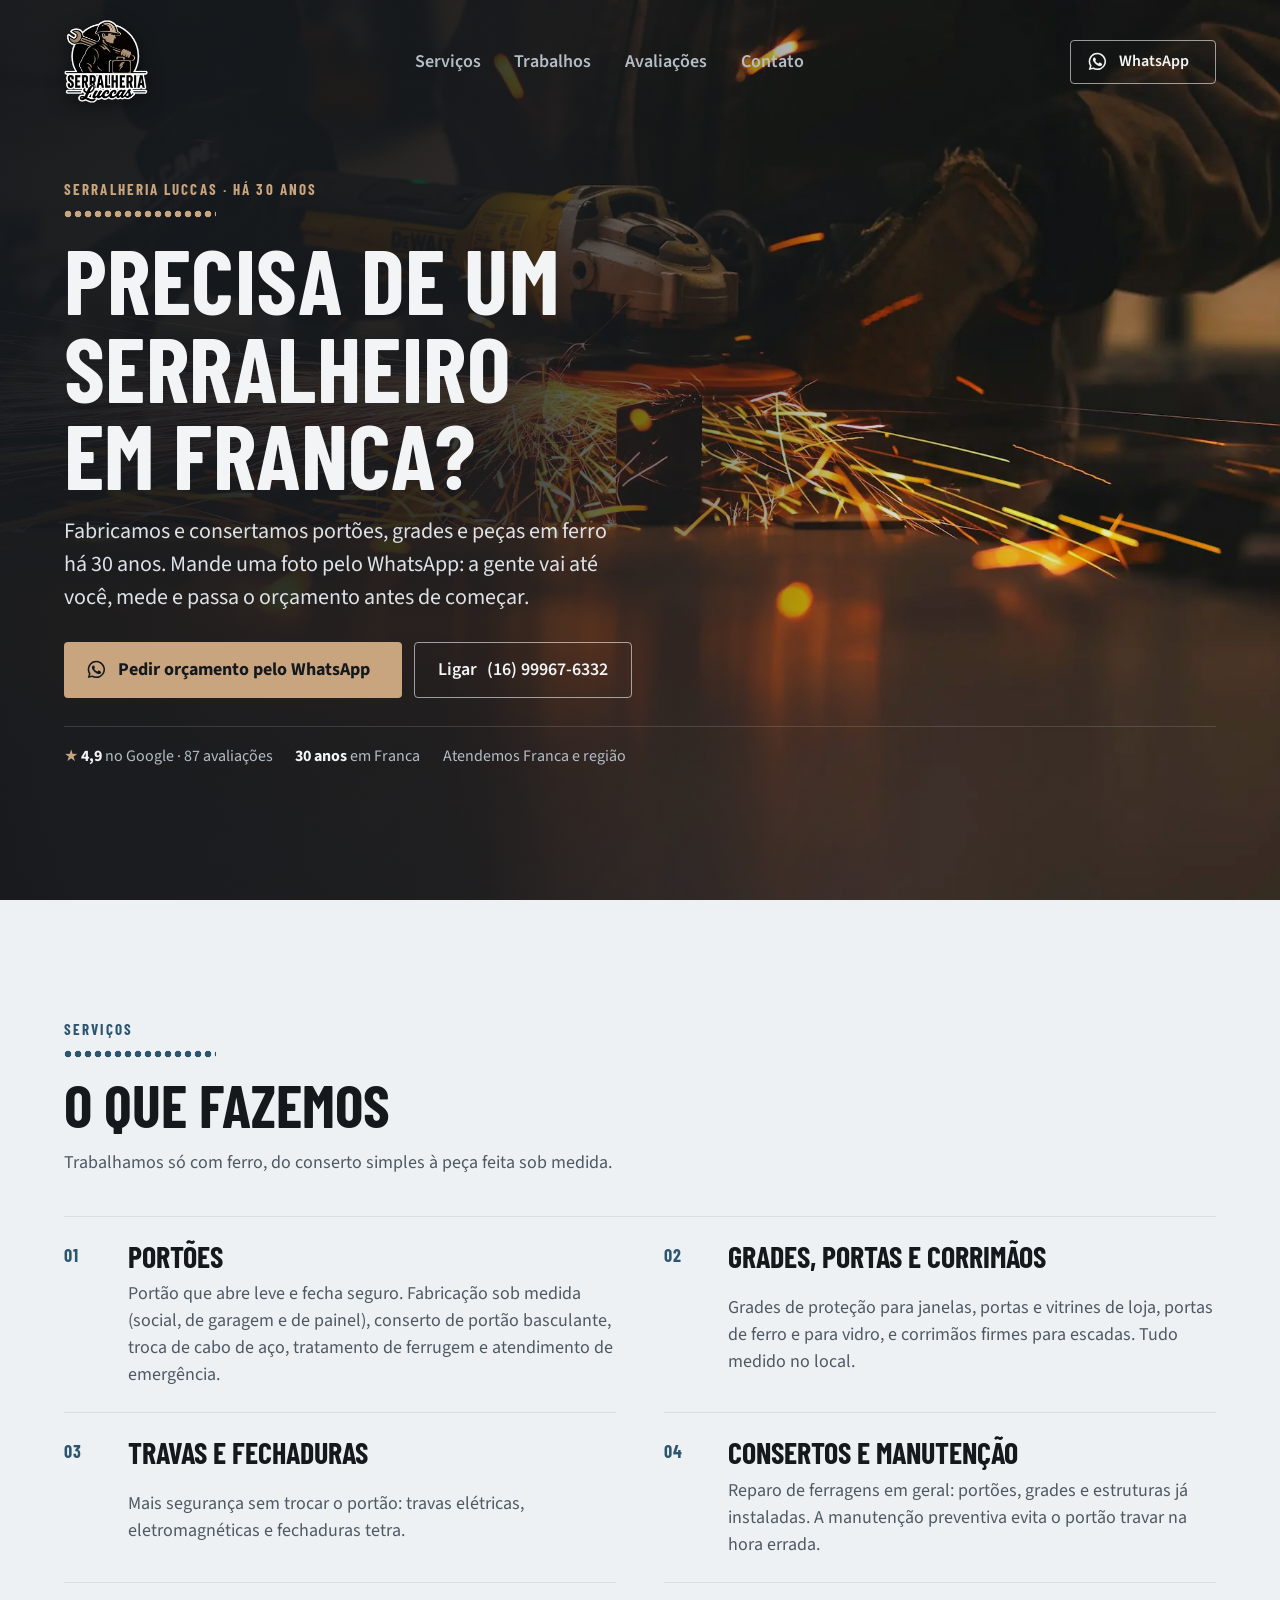
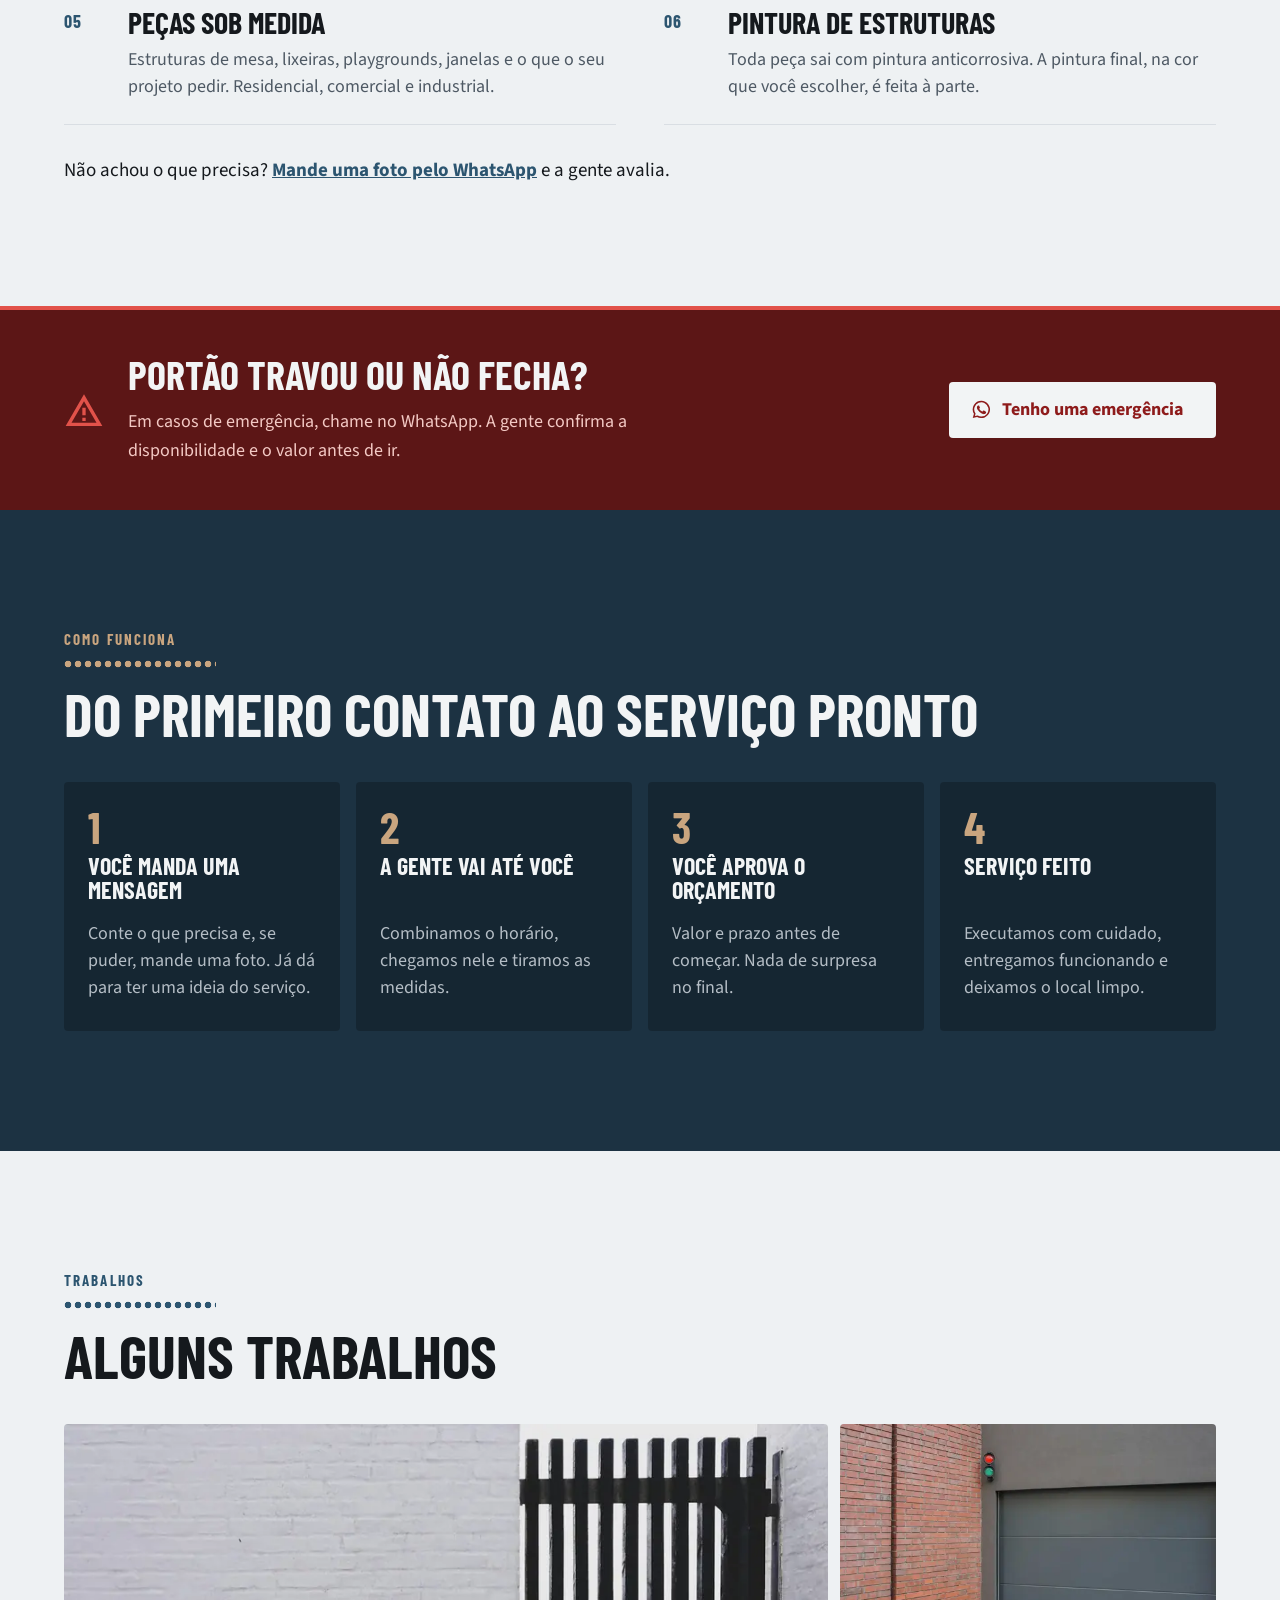
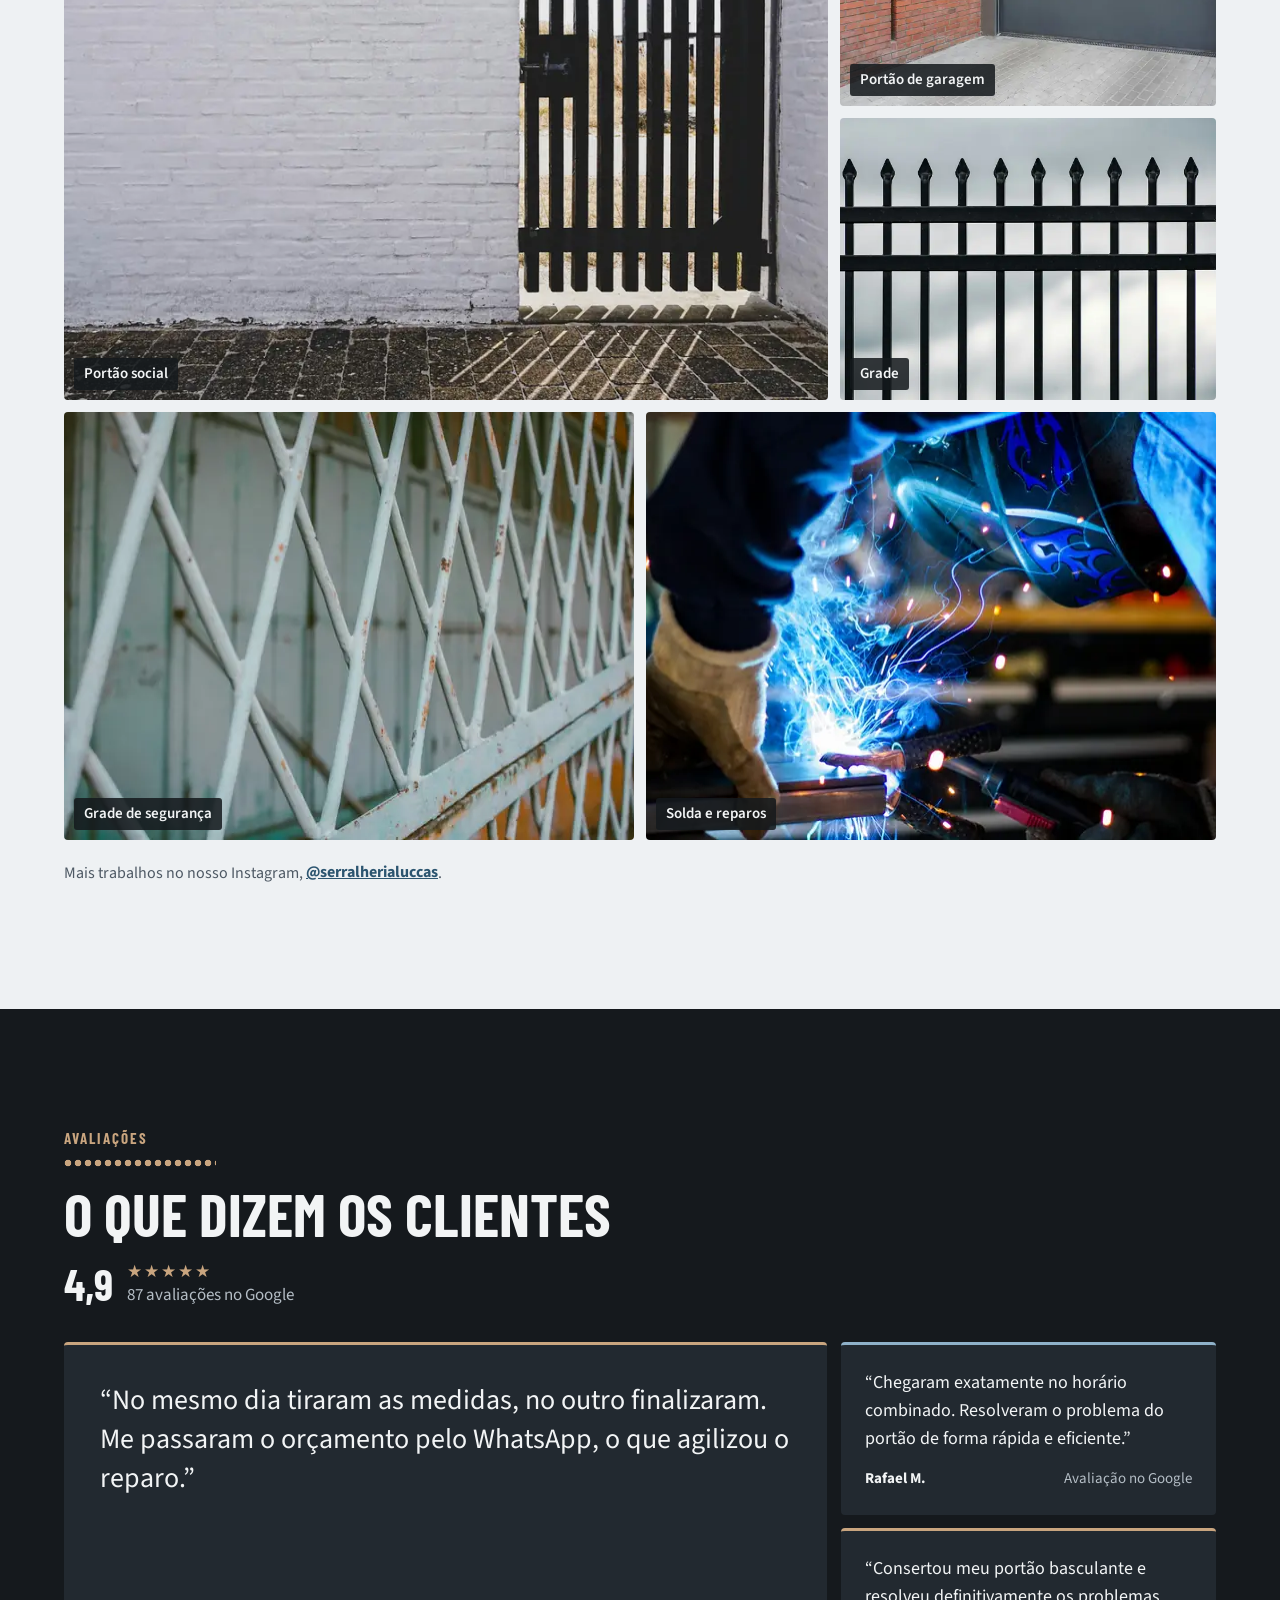
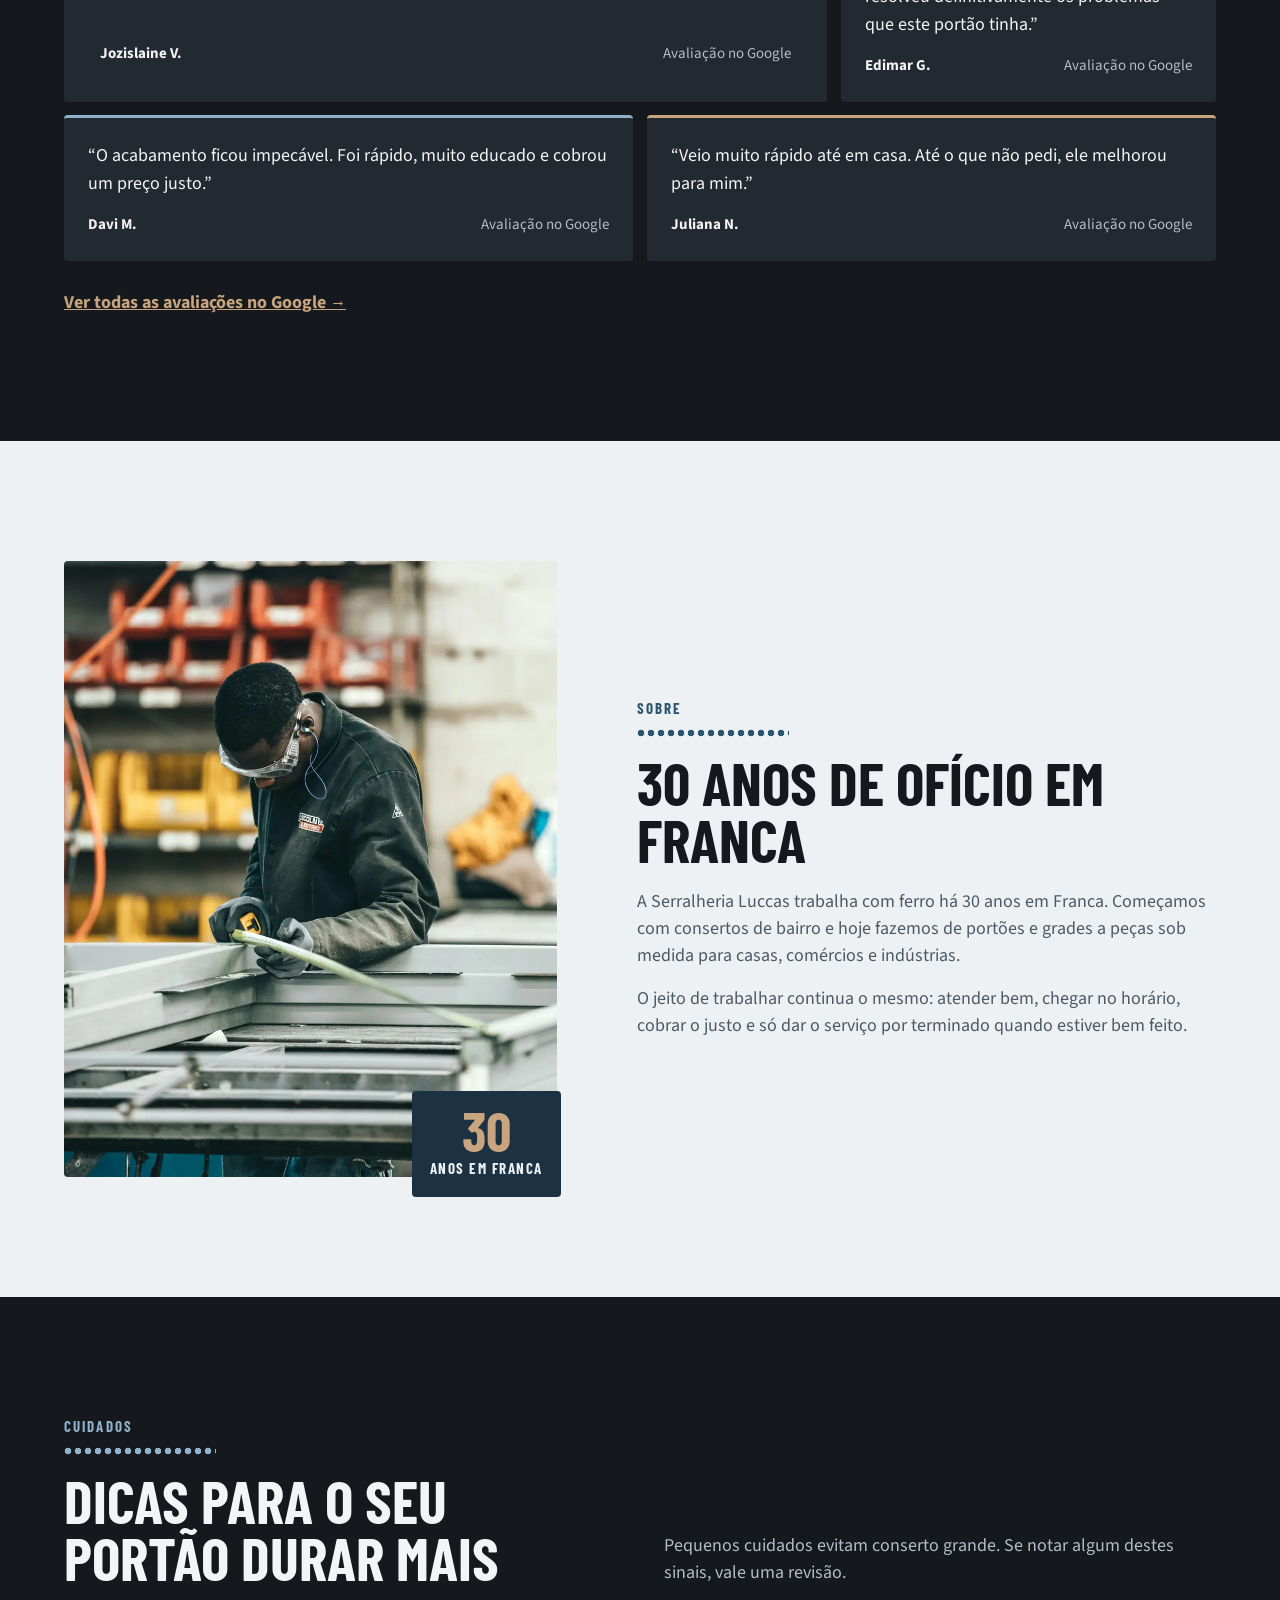
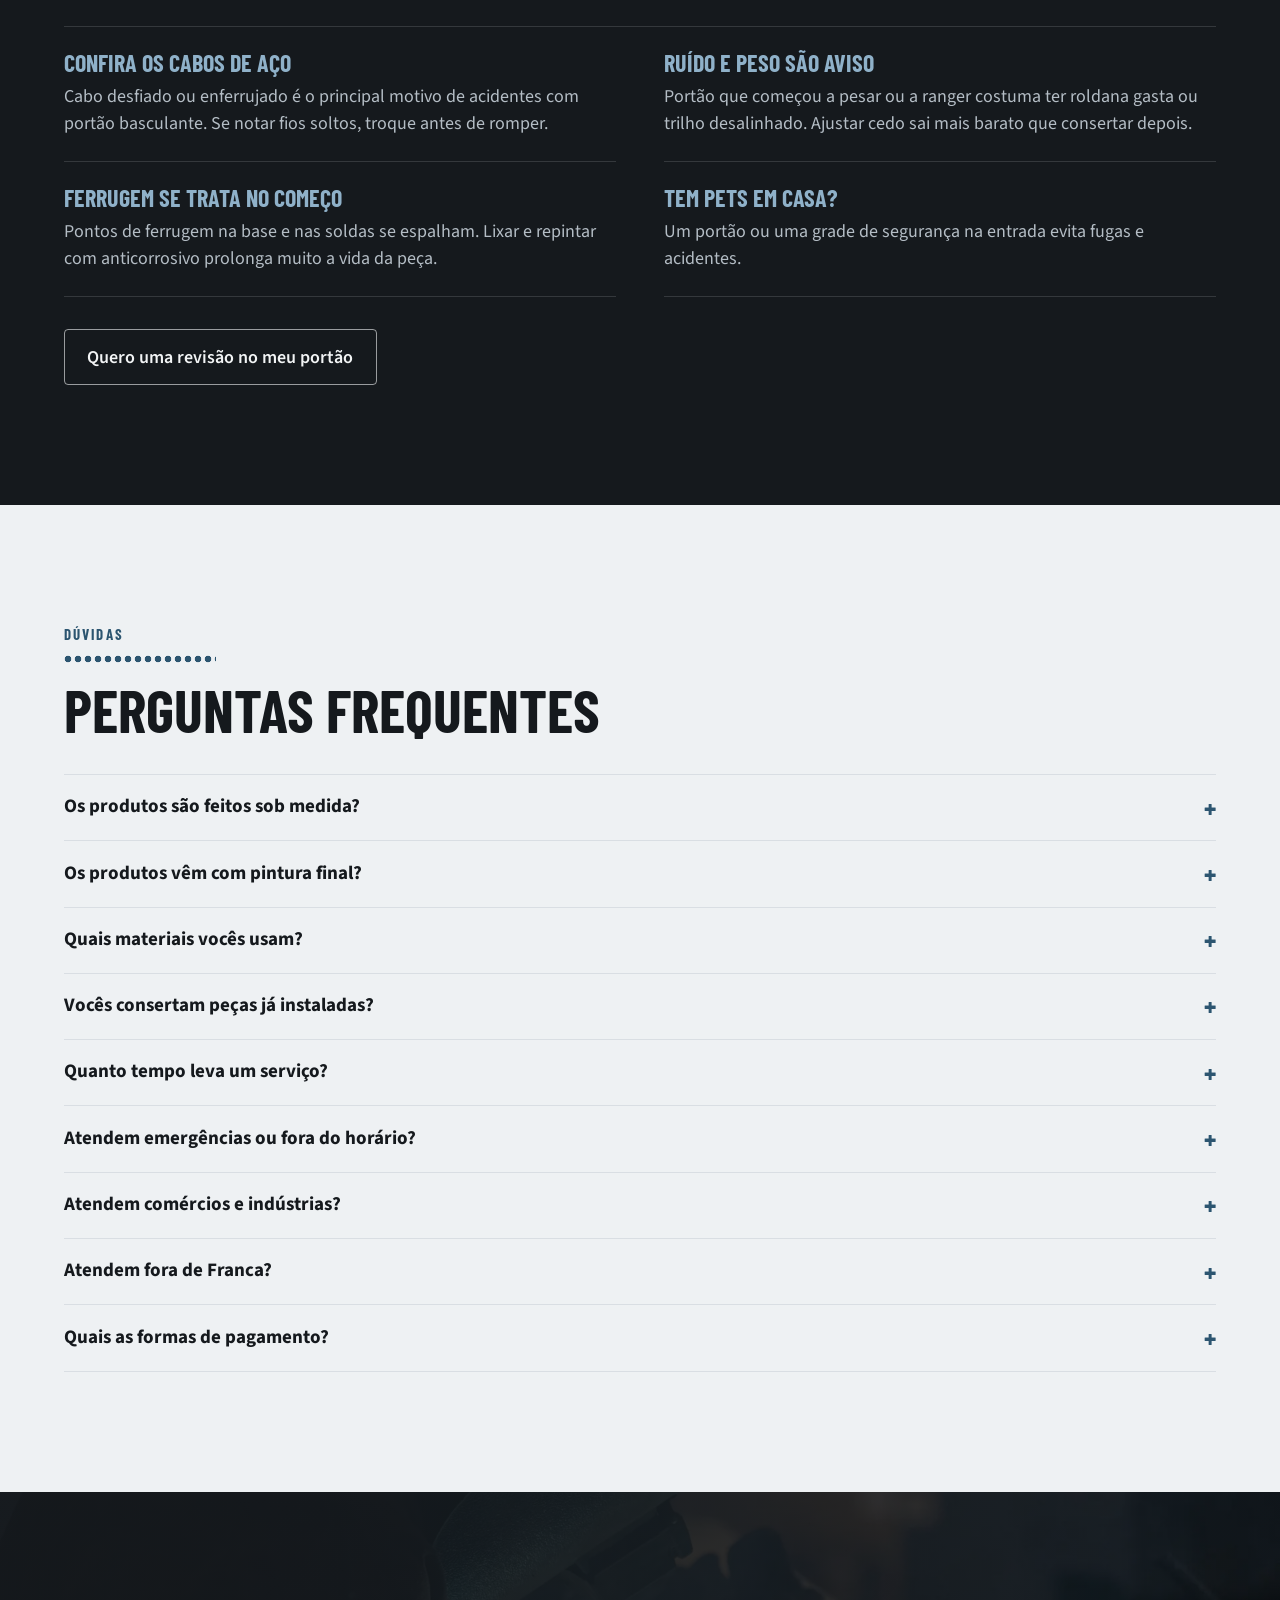
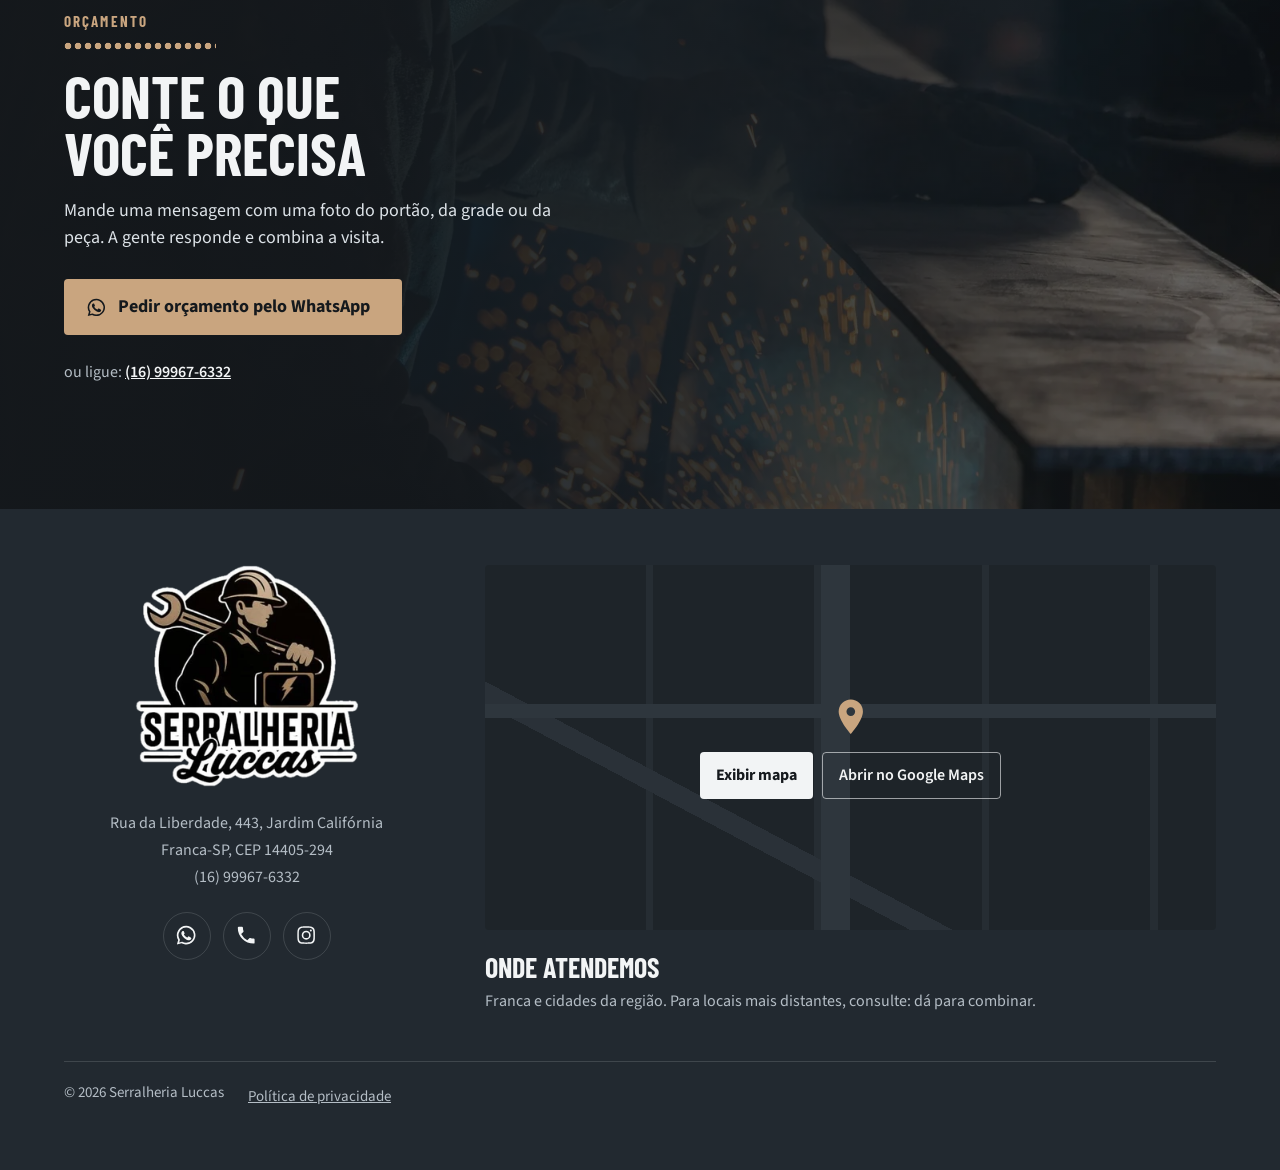
<file: public/index.html>
<!doctype html>
<html lang="pt-BR">
<head>
  <meta charset="utf-8">
  <meta name="viewport" content="width=device-width, initial-scale=1">
  <!-- ✏️ EDITÁVEL: título da aba (até 60 caracteres) -->
  <title>Serralheria em Franca-SP | Serralheria Luccas</title>
  <!-- ✏️ FIM -->
  <!-- ✏️ EDITÁVEL: descrição no Google (até 155 caracteres) -->
  <meta name="description" content="Portões, grades, travas e consertos em ferro sob medida. 30 anos em Franca-SP, nota 4,9 no Google. Peça seu orçamento pelo WhatsApp.">
  <!-- ✏️ FIM -->
  <!-- DEMONSTRAÇÃO: remover o noindex e trocar o endereço do canonical, og:url, og:image e dados estruturados
       para https://serralherialuccas.com/ quando o cliente aprovar (ver docs/guia-de-edicao.md) -->
  <meta name="robots" content="noindex, nofollow">
  <link rel="canonical" href="https://lp-serralherialuccas.pages.dev/">
  <meta name="theme-color" content="#15191D">

  <!-- Prévia ao compartilhar (WhatsApp, Facebook etc.) -->
  <meta property="og:type" content="website">
  <meta property="og:locale" content="pt_BR">
  <meta property="og:site_name" content="Serralheria Luccas">
  <meta property="og:title" content="Serralheria Luccas | Serralheria em Franca-SP">
  <meta property="og:description" content="Portões, grades e consertos em ferro sob medida. 30 anos em Franca, nota 4,9 no Google.">
  <meta property="og:url" content="https://lp-serralherialuccas.pages.dev/">
  <meta property="og:image" content="https://lp-serralherialuccas.pages.dev/assets/img/og-serralheria-luccas.jpg">
  <meta property="og:image:width" content="1200">
  <meta property="og:image:height" content="630">
  <meta name="twitter:card" content="summary_large_image">

  <link rel="icon" href="assets/img/favicon-32.png" sizes="32x32" type="image/png">
  <link rel="icon" href="assets/img/favicon-48.png" sizes="48x48" type="image/png">
  <link rel="apple-touch-icon" href="assets/img/favicon-180.png">
  <link rel="preload" href="assets/fonts/barlow-condensed-700.woff2" as="font" type="font/woff2" crossorigin>
  <link rel="preload" href="assets/fonts/source-sans-3-400.woff2" as="font" type="font/woff2" crossorigin>
  <link rel="stylesheet" href="css/reset.css">
  <link rel="stylesheet" href="css/variables.css">
  <link rel="stylesheet" href="css/style.css">
  <script>document.documentElement.classList.add("js")</script>

  <!-- Dados estruturados: ajudam o Google a entender o negócio local -->
  <script type="application/ld+json">
  {
    "@context": "https://schema.org",
    "@type": "HomeAndConstructionBusiness",
    "name": "Serralheria Luccas",
    "description": "Serralheria em Franca-SP: fabricação e conserto de portões, grades, corrimãos, travas e peças em ferro sob medida.",
    "url": "https://lp-serralherialuccas.pages.dev/",
    "telephone": "+55-16-99967-6332",
    "image": "https://lp-serralherialuccas.pages.dev/assets/img/og-serralheria-luccas.jpg",
    "logo": "https://lp-serralherialuccas.pages.dev/assets/img/logo-serralheria-luccas-280.webp",
    "address": {
      "@type": "PostalAddress",
      "streetAddress": "Rua da Liberdade, 443 - Jardim Califórnia",
      "addressLocality": "Franca",
      "addressRegion": "SP",
      "postalCode": "14405-294",
      "addressCountry": "BR"
    },
    "geo": { "@type": "GeoCoordinates", "latitude": -20.537776, "longitude": -47.4203968 },
    "areaServed": "Franca e região",
    "hasMap": "https://maps.google.com/?cid=4253106511975867823",
    "sameAs": ["https://www.instagram.com/serralherialuccas/"],
    "paymentAccepted": "Dinheiro, cartão de crédito, cartão de débito, transferência bancária, Pix"
  }
  </script>
</head>
<body>
  <a class="pular" href="#conteudo">Pular para o conteúdo</a>

  <!-- Ícone do WhatsApp reaproveitado em todos os botões -->
  <svg width="0" height="0" style="position:absolute" aria-hidden="true">
    <symbol id="i-whats" viewBox="0 0 24 24"><path fill="currentColor" d="M12 2a10 10 0 0 0-8.6 15.1L2 22l5-1.3A10 10 0 1 0 12 2Zm0 18.2a8.2 8.2 0 0 1-4.2-1.1l-.3-.2-3 .8.8-2.9-.2-.3A8.2 8.2 0 1 1 12 20.2Zm4.5-6.1c-.2-.1-1.5-.7-1.7-.8-.2-.1-.4-.1-.6.1l-.8 1c-.1.2-.3.2-.5.1a6.7 6.7 0 0 1-3.3-2.9c-.3-.4.2-.4.7-1.4.1-.2 0-.3 0-.4l-.8-1.8c-.2-.5-.4-.4-.6-.4h-.5a1 1 0 0 0-.7.3 3 3 0 0 0-.9 2.2 5.2 5.2 0 0 0 1.1 2.7 11.8 11.8 0 0 0 4.5 4c1.7.7 2.3.8 3.2.6.5-.1 1.5-.6 1.7-1.2.2-.6.2-1.1.1-1.2l-.4-.2Z"/></symbol>
  </svg>

  <header class="topo">
    <div class="container">
      <a class="logo" href="#conteudo">
        <img src="assets/img/logo-serralheria-luccas-160.webp" width="160" height="159" alt="Serralheria Luccas" decoding="async">
      </a>
      <button class="menu-botao" type="button" aria-expanded="false" aria-controls="menu">
        <svg viewBox="0 0 24 24" aria-hidden="true"><path fill="none" stroke="currentColor" stroke-width="2" stroke-linecap="round" d="M4 7h16M4 12h16M4 17h16"/></svg>
        Menu
      </button>
      <nav id="menu" class="menu" aria-label="Principal">
        <ul>
          <li><a href="#servicos">Serviços</a></li>
          <li><a href="#trabalhos">Trabalhos</a></li>
          <li><a href="#avaliacoes">Avaliações</a></li>
          <li><a href="#contato">Contato</a></li>
        </ul>
      </nav>
      <a class="btn btn-contorno topo-whats" data-whats data-local="topo" href="https://wa.me/5516999676332" target="_blank" rel="noopener">
        <svg aria-hidden="true"><use href="#i-whats"/></svg>WhatsApp<span class="visually-hidden"> (abre em nova aba)</span>
      </a>
    </div>
  </header>

  <main id="conteudo">

    <!-- ================= 1. PRIMEIRA DOBRA ================= -->
    <section class="hero" aria-labelledby="titulo-principal">
      <img class="hero-foto" src="assets/img/hero-faiscas-960.webp"
           srcset="assets/img/hero-faiscas-960.webp 960w, assets/img/hero-faiscas-1920.webp 1920w"
           sizes="100vw" width="1920" height="1280" alt="" fetchpriority="high">
      <div class="container">
        <!-- ✏️ EDITÁVEL: chapéu, título e subtítulo da primeira tela -->
        <span class="chapeu">Serralheria Luccas · há 30 anos</span>
        <span class="cordao" aria-hidden="true"></span>
        <h1 id="titulo-principal">Precisa de um serralheiro em Franca?</h1>
        <p class="sub">Fabricamos e consertamos portões, grades e peças em ferro há 30 anos. Mande uma foto pelo WhatsApp: a gente vai até você, mede e passa o orçamento antes de começar.</p>
        <!-- ✏️ FIM -->
        <div class="ctas">
          <a class="btn btn-principal" data-whats data-local="hero" href="https://wa.me/5516999676332" target="_blank" rel="noopener">
            <svg aria-hidden="true"><use href="#i-whats"/></svg>Pedir orçamento pelo WhatsApp<span class="visually-hidden"> (abre em nova aba)</span>
          </a>
          <a class="btn btn-contorno" data-tel href="tel:+5516999676332">Ligar <span data-config="contato.celularExibicao">(16) 99967-6332</span></a>
        </div>
        <ul class="prova">
          <li><span class="estrela" aria-hidden="true">★</span> <strong data-config="google.nota">4,9</strong> no Google · <span data-config="google.totalAvaliacoes">87</span> avaliações</li>
          <li><strong>30 anos</strong> em Franca</li>
          <li>Atendemos Franca e região</li>
        </ul>
      </div>
    </section>

    <!-- ================= 2. SERVIÇOS ================= -->
    <section id="servicos" class="secao clara" aria-labelledby="titulo-servicos">
      <div class="container">
        <span class="chapeu">Serviços</span>
        <span class="cordao" aria-hidden="true"></span>
        <h2 id="titulo-servicos">O que fazemos</h2>
        <p class="intro">Trabalhamos só com ferro, do conserto simples à peça feita sob medida.</p>

        <!-- ✏️ EDITÁVEL: lista de serviços (título até 30 caracteres, texto até 200) -->
        <ol class="servicos-lista" role="list">
          <li class="servico revelar"><span class="num" aria-hidden="true">01</span><h3>Portões</h3>
            <p>Portão que abre leve e fecha seguro. Fabricação sob medida (social, de garagem e de painel), conserto de portão basculante, troca de cabo de aço, tratamento de ferrugem e atendimento de emergência.</p></li>
          <li class="servico revelar"><span class="num" aria-hidden="true">02</span><h3>Grades, portas e corrimãos</h3>
            <p>Grades de proteção para janelas, portas e vitrines de loja, portas de ferro e para vidro, e corrimãos firmes para escadas. Tudo medido no local.</p></li>
          <li class="servico revelar"><span class="num" aria-hidden="true">03</span><h3>Travas e fechaduras</h3>
            <p>Mais segurança sem trocar o portão: travas elétricas, eletromagnéticas e fechaduras tetra.</p></li>
          <li class="servico revelar"><span class="num" aria-hidden="true">04</span><h3>Consertos e manutenção</h3>
            <p>Reparo de ferragens em geral: portões, grades e estruturas já instaladas. A manutenção preventiva evita o portão travar na hora errada.</p></li>
          <li class="servico revelar"><span class="num" aria-hidden="true">05</span><h3>Peças sob medida</h3>
            <p>Estruturas de mesa, lixeiras, playgrounds, janelas e o que o seu projeto pedir. Residencial, comercial e industrial.</p></li>
          <li class="servico revelar"><span class="num" aria-hidden="true">06</span><h3>Pintura de estruturas</h3>
            <p>Toda peça sai com pintura anticorrosiva. A pintura final, na cor que você escolher, é feita à parte.</p></li>
        </ol>
        <!-- ✏️ FIM -->
        <p class="servicos-final">Não achou o que precisa? <a data-whats="Olá! Vim pelo site. Vou mandar uma foto do que preciso: " data-local="servicos" href="https://wa.me/5516999676332" target="_blank" rel="noopener">Mande uma foto pelo WhatsApp<span class="visually-hidden"> (abre em nova aba)</span></a> e a gente avalia.</p>
      </div>
    </section>

    <!-- ================= 2b. EMERGÊNCIA ================= -->
    <section class="emergencia" aria-labelledby="titulo-emergencia">
      <div class="container emergencia-grade">
        <svg class="emergencia-icone" viewBox="0 0 24 24" aria-hidden="true"><path fill="currentColor" d="M12 2 1 21h22L12 2Zm0 4.2L19.5 19h-15L12 6.2ZM11 10v4.5h2V10h-2Zm0 6v2h2v-2h-2Z"/></svg>
        <div>
          <!-- ✏️ EDITÁVEL: faixa de emergência (título até 40 caracteres, texto até 140) -->
          <h2 id="titulo-emergencia">Portão travou ou não fecha?</h2>
          <p>Em casos de emergência, chame no WhatsApp. A gente confirma a disponibilidade e o valor antes de ir.</p>
          <!-- ✏️ FIM -->
        </div>
        <a class="btn btn-emergencia" data-whats="EMERGÊNCIA: Vim pelo site. Meu portão está com problema e preciso de ajuda: " data-local="emergencia" href="https://wa.me/5516999676332" target="_blank" rel="noopener">
          <svg aria-hidden="true"><use href="#i-whats"/></svg>Tenho uma emergência<span class="visually-hidden"> com meu portão, pelo WhatsApp (abre em nova aba)</span>
        </a>
      </div>
    </section>

    <!-- ================= 3. COMO FUNCIONA ================= -->
    <section class="secao faixa-aco" aria-labelledby="titulo-passos">
      <div class="container">
        <span class="chapeu">Como funciona</span>
        <span class="cordao" aria-hidden="true"></span>
        <h2 id="titulo-passos">Do primeiro contato ao serviço pronto</h2>
        <!-- ✏️ EDITÁVEL: os 4 passos (título até 30 caracteres, texto até 120) -->
        <ol class="passos" role="list">
          <li class="passo revelar"><h3>Você manda uma mensagem</h3><p>Conte o que precisa e, se puder, mande uma foto. Já dá para ter uma ideia do serviço.</p></li>
          <li class="passo revelar"><h3>A gente vai até você</h3><p>Combinamos o horário, chegamos nele e tiramos as medidas.</p></li>
          <li class="passo revelar"><h3>Você aprova o orçamento</h3><p>Valor e prazo antes de começar. Nada de surpresa no final.</p></li>
          <li class="passo revelar"><h3>Serviço feito</h3><p>Executamos com cuidado, entregamos funcionando e deixamos o local limpo.</p></li>
        </ol>
        <!-- ✏️ FIM -->
      </div>
    </section>

    <!-- ================= 4. TRABALHOS ================= -->
    <section id="trabalhos" class="secao clara" aria-labelledby="titulo-trabalhos">
      <div class="container">
        <span class="chapeu">Trabalhos</span>
        <span class="cordao" aria-hidden="true"></span>
        <h2 id="titulo-trabalhos">Alguns trabalhos</h2>
        <!-- ✏️ EDITÁVEL: fotos da galeria, 5 itens (trocar mantendo nome e proporção; legenda até 25 caracteres) -->
        <ul class="galeria" role="list" tabindex="0" aria-label="Galeria de trabalhos (deslize para ver mais)">
          <li><figure><img src="assets/img/trabalho-portao-preto-960.webp" srcset="assets/img/trabalho-portao-preto-640.webp 640w, assets/img/trabalho-portao-preto-960.webp 960w" sizes="(min-width:48rem) 66vw, 82vw" width="960" height="643" loading="lazy" decoding="async" alt="Portão social de barras pretas instalado ao lado de um muro branco"><figcaption>Portão social</figcaption></figure></li>
          <li><figure><img src="assets/img/trabalho-portao-garagem-640.webp" srcset="assets/img/trabalho-portao-garagem-640.webp 640w, assets/img/trabalho-portao-garagem-960.webp 960w" sizes="(min-width:48rem) 33vw, 82vw" width="640" height="425" loading="lazy" decoding="async" alt="Portão de garagem cinza fechado ao lado de parede de tijolos"><figcaption>Portão de garagem</figcaption></figure></li>
          <li><figure><img src="assets/img/trabalho-grade-lancas-640.webp" srcset="assets/img/trabalho-grade-lancas-640.webp 640w, assets/img/trabalho-grade-lancas-960.webp 960w" sizes="(min-width:48rem) 33vw, 82vw" width="640" height="800" loading="lazy" decoding="async" alt="Grade preta com pontas de lança"><figcaption>Grade</figcaption></figure></li>
          <li><figure><img src="assets/img/trabalho-grade-seguranca-640.webp" srcset="assets/img/trabalho-grade-seguranca-640.webp 640w, assets/img/trabalho-grade-seguranca-960.webp 960w" sizes="(min-width:48rem) 33vw, 82vw" width="640" height="427" loading="lazy" decoding="async" alt="Grade de segurança pantográfica branca em janela"><figcaption>Grade de segurança</figcaption></figure></li>
          <li><figure><img src="assets/img/trabalho-solda-640.webp" srcset="assets/img/trabalho-solda-640.webp 640w, assets/img/trabalho-solda-960.webp 960w" sizes="(min-width:48rem) 33vw, 82vw" width="640" height="427" loading="lazy" decoding="async" alt="Serralheiro de luvas e máscara soldando uma peça de metal"><figcaption>Solda e reparos</figcaption></figure></li>
        </ul>
        <!-- ✏️ FIM -->
        <p class="galeria-nota">Mais trabalhos no nosso Instagram, <a data-instagram href="https://www.instagram.com/serralherialuccas/" target="_blank" rel="noopener">@serralherialuccas<span class="visually-hidden"> (abre em nova aba)</span></a>.</p>
      </div>
    </section>

    <!-- ================= 5. AVALIAÇÕES ================= -->
    <section id="avaliacoes" class="secao" aria-labelledby="titulo-avaliacoes">
      <div class="container">
        <span class="chapeu">Avaliações</span>
        <span class="cordao" aria-hidden="true"></span>
        <h2 id="titulo-avaliacoes">O que dizem os clientes</h2>
        <p class="selo-google"><strong data-config="google.nota">4,9</strong> <span class="selo-info"><span class="estrela" aria-hidden="true">★★★★★</span> <span><span data-config="google.totalAvaliacoes">87</span> avaliações no Google</span></span></p>

        <!-- ✏️ EDITÁVEL: avaliações reais do Google (texto até 220 caracteres; primeiro nome + inicial) -->
        <ul class="avaliacoes revelar" role="list" tabindex="0" aria-label="Avaliações de clientes (deslize para ver mais)">
          <li class="avaliacao"><blockquote><p>“No mesmo dia tiraram as medidas, no outro finalizaram. Me passaram o orçamento pelo WhatsApp, o que agilizou o reparo.”</p></blockquote><footer><cite>Jozislaine V.</cite><span>Avaliação no Google</span></footer></li>
          <li class="avaliacao"><blockquote><p>“Chegaram exatamente no horário combinado. Resolveram o problema do portão de forma rápida e eficiente.”</p></blockquote><footer><cite>Rafael M.</cite><span>Avaliação no Google</span></footer></li>
          <li class="avaliacao"><blockquote><p>“Consertou meu portão basculante e resolveu definitivamente os problemas que este portão tinha.”</p></blockquote><footer><cite>Edimar G.</cite><span>Avaliação no Google</span></footer></li>
          <li class="avaliacao"><blockquote><p>“O acabamento ficou impecável. Foi rápido, muito educado e cobrou um preço justo.”</p></blockquote><footer><cite>Davi M.</cite><span>Avaliação no Google</span></footer></li>
          <li class="avaliacao"><blockquote><p>“Veio muito rápido até em casa. Até o que não pedi, ele melhorou para mim.”</p></blockquote><footer><cite>Juliana N.</cite><span>Avaliação no Google</span></footer></li>
        </ul>
        <!-- ✏️ FIM -->
        <a class="ver-todas" data-maps href="https://maps.google.com/?cid=4253106511975867823" target="_blank" rel="noopener">Ver todas as avaliações no Google →<span class="visually-hidden"> (abre em nova aba)</span></a>
      </div>
    </section>

    <!-- ================= 6. SOBRE ================= -->
    <section class="secao clara" aria-labelledby="titulo-sobre">
      <div class="container sobre-grade">
        <div class="sobre-foto revelar">
          <img src="assets/img/sobre-serralheiro-medindo-960.webp" srcset="assets/img/sobre-serralheiro-medindo-960.webp 960w, assets/img/sobre-serralheiro-medindo-1920.webp 1920w" sizes="(min-width:60rem) 40vw, 90vw" width="960" height="1200" loading="lazy" decoding="async" alt="Serralheiro de óculos de proteção medindo uma estrutura de metal com trena">
          <p class="sobre-numero"><strong>30</strong><span>anos em Franca</span></p>
        </div>
        <div class="sobre-texto">
          <span class="chapeu">Sobre</span>
          <span class="cordao" aria-hidden="true"></span>
          <h2 id="titulo-sobre">30 anos de ofício em Franca</h2>
          <!-- ✏️ EDITÁVEL: texto sobre a empresa (até 2 parágrafos de 300 caracteres) -->
          <p>A Serralheria Luccas trabalha com ferro há 30 anos em Franca. Começamos com consertos de bairro e hoje fazemos de portões e grades a peças sob medida para casas, comércios e indústrias.</p>
          <p>O jeito de trabalhar continua o mesmo: atender bem, chegar no horário, cobrar o justo e só dar o serviço por terminado quando estiver bem feito.</p>
          <!-- ✏️ FIM -->
        </div>
      </div>
    </section>

    <!-- ================= 7. DICAS ================= -->
    <section class="secao secao-dicas" aria-labelledby="titulo-dicas">
      <div class="container">
        <div class="cabecalho">
          <div>
            <span class="chapeu">Cuidados</span>
            <span class="cordao" aria-hidden="true"></span>
            <h2 id="titulo-dicas">Dicas para o seu portão durar mais</h2>
          </div>
          <p class="intro">Pequenos cuidados evitam conserto grande. Se notar algum destes sinais, vale uma revisão.</p>
        </div>
        <!-- ✏️ EDITÁVEL: dicas (título até 45 caracteres, texto até 220) -->
        <ul class="dicas" role="list">
          <li class="dica revelar"><h3>Confira os cabos de aço</h3><p>Cabo desfiado ou enferrujado é o principal motivo de acidentes com portão basculante. Se notar fios soltos, troque antes de romper.</p></li>
          <li class="dica revelar"><h3>Ruído e peso são aviso</h3><p>Portão que começou a pesar ou a ranger costuma ter roldana gasta ou trilho desalinhado. Ajustar cedo sai mais barato que consertar depois.</p></li>
          <li class="dica revelar"><h3>Ferrugem se trata no começo</h3><p>Pontos de ferrugem na base e nas soldas se espalham. Lixar e repintar com anticorrosivo prolonga muito a vida da peça.</p></li>
          <li class="dica revelar"><h3>Tem pets em casa?</h3><p>Um portão ou uma grade de segurança na entrada evita fugas e acidentes.</p></li>
        </ul>
        <!-- ✏️ FIM -->
        <p class="dicas-cta"><a class="btn btn-contorno" data-whats="Olá! Vim pelo site e gostaria de uma revisão no meu portão." data-local="dicas" href="https://wa.me/5516999676332" target="_blank" rel="noopener">Quero uma revisão no meu portão<span class="visually-hidden"> (abre em nova aba)</span></a></p>
      </div>
    </section>

    <!-- ================= 8. PERGUNTAS FREQUENTES ================= -->
    <section class="secao clara" aria-labelledby="titulo-faq">
      <div class="container">
        <span class="chapeu">Dúvidas</span>
        <span class="cordao" aria-hidden="true"></span>
        <h2 id="titulo-faq">Perguntas frequentes</h2>
        <!-- ✏️ EDITÁVEL: perguntas e respostas (resposta até 300 caracteres) -->
        <div class="faq">
          <details name="faq"><summary>Os produtos são feitos sob medida?</summary><p>Sim. Medimos no local e fabricamos conforme o seu espaço.</p></details>
          <details name="faq"><summary>Os produtos vêm com pintura final?</summary><p>Saem com pintura anticorrosiva, que protege o ferro. A pintura final, na cor que você quiser, pode ser contratada à parte.</p></details>
          <details name="faq"><summary>Quais materiais vocês usam?</summary><p>Trabalhamos somente com ferro.</p></details>
          <details name="faq"><summary>Vocês consertam peças já instaladas?</summary><p>Sim: portões, grades e estruturas danificadas, além da manutenção preventiva.</p></details>
          <details name="faq"><summary>Quanto tempo leva um serviço?</summary><p>Depende do tamanho do trabalho. O prazo vem junto com o orçamento.</p></details>
          <details name="faq"><summary>Atendem emergências ou fora do horário?</summary><p>Em casos especiais, sim. Chame no WhatsApp para confirmar a disponibilidade e os custos.</p></details>
          <details name="faq"><summary>Atendem comércios e indústrias?</summary><p>Sim. Atendemos residências, comércios e indústrias.</p></details>
          <details name="faq"><summary>Atendem fora de Franca?</summary><p>Sim, atendemos as cidades da região. Para locais mais distantes, consulte: dá para combinar.</p></details>
          <details name="faq"><summary>Quais as formas de pagamento?</summary><p>Dinheiro, cartão de crédito e débito, transferência e Pix. Conforme o valor, parcelamos.</p></details>
        </div>
        <!-- ✏️ FIM -->
      </div>
    </section>

    <!-- ================= 9. CHAMADA FINAL ================= -->
    <section class="secao chamada" aria-labelledby="titulo-chamada">
      <img src="assets/img/chamada-soldador-960.webp" srcset="assets/img/chamada-soldador-960.webp 960w, assets/img/chamada-soldador-1920.webp 1920w" sizes="100vw" width="960" height="1440" loading="lazy" decoding="async" alt="">
      <div class="container">
        <span class="chapeu">Orçamento</span>
        <span class="cordao" aria-hidden="true"></span>
        <h2 id="titulo-chamada">Conte o que você precisa</h2>
        <p>Mande uma mensagem com uma foto do portão, da grade ou da peça. A gente responde e combina a visita.</p>
        <div class="ctas">
          <a class="btn btn-principal" data-whats data-local="chamada-final" href="https://wa.me/5516999676332" target="_blank" rel="noopener">
            <svg aria-hidden="true"><use href="#i-whats"/></svg>Pedir orçamento pelo WhatsApp<span class="visually-hidden"> (abre em nova aba)</span>
          </a>
        </div>
        <p class="telefones">ou ligue: <a data-tel href="tel:+5516999676332" data-config="contato.celularExibicao">(16) 99967-6332</a></p>
      </div>
    </section>
  </main>

  <!-- ================= RODAPÉ ================= -->
  <footer id="contato" class="rodape">
    <div class="container">
      <div class="rodape-grade">
        <div class="rodape-marca">
          <a class="logo logo-rodape" href="#conteudo"><img src="assets/img/logo-serralheria-luccas-280.webp" srcset="assets/img/logo-serralheria-luccas-280.webp 280w, assets/img/logo-serralheria-luccas-400.webp 403w" sizes="(min-width:60rem) 14rem, 15rem" width="280" height="278" alt="Serralheria Luccas" loading="lazy" decoding="async"></a>
          <address>
            Rua da Liberdade, 443, Jardim Califórnia<br>
            Franca-SP, CEP 14405-294<br>
            <span data-config="contato.celularExibicao">(16) 99967-6332</span>
          </address>
          <ul class="redes" role="list">
            <li><a class="rede" data-whats data-local="rodape" href="https://wa.me/5516999676332" target="_blank" rel="noopener" aria-label="WhatsApp da Serralheria Luccas (abre em nova aba)">
              <svg aria-hidden="true"><use href="#i-whats"/></svg></a></li>
            <li><a class="rede" data-tel href="tel:+5516999676332" aria-label="Ligar para a Serralheria Luccas">
              <svg viewBox="0 0 24 24" aria-hidden="true"><path fill="currentColor" d="M6.6 10.8a15.1 15.1 0 0 0 6.6 6.6l2.2-2.2c.3-.3.7-.4 1-.2 1.1.4 2.3.6 3.6.6.6 0 1 .4 1 1V20c0 .6-.4 1-1 1A17 17 0 0 1 3 4c0-.6.4-1 1-1h3.5c.6 0 1 .4 1 1 0 1.3.2 2.5.6 3.6.1.3 0 .7-.2 1l-2.3 2.2Z"/></svg></a></li>
            <li><a class="rede" data-instagram href="https://www.instagram.com/serralherialuccas/" target="_blank" rel="noopener" aria-label="Instagram @serralherialuccas (abre em nova aba)">
              <svg viewBox="0 0 24 24" aria-hidden="true"><path fill="currentColor" d="M12 7.2a4.8 4.8 0 1 0 0 9.6 4.8 4.8 0 0 0 0-9.6Zm0 7.9a3.1 3.1 0 1 1 0-6.2 3.1 3.1 0 0 1 0 6.2Zm6.1-8.1a1.1 1.1 0 1 1-2.2 0 1.1 1.1 0 0 1 2.2 0ZM21.3 8.1c-.1-1.5-.4-2.9-1.5-4s-2.5-1.4-4-1.5C14.2 2.5 9.8 2.5 8.2 2.6c-1.5.1-2.9.4-4 1.5S2.7 6.6 2.6 8.1c-.1 1.6-.1 6.1 0 7.7.1 1.5.4 2.9 1.5 4s2.5 1.4 4 1.5c1.6.1 6.1.1 7.7 0 1.5-.1 2.9-.4 4-1.5s1.4-2.5 1.5-4c.1-1.6.1-6.1 0-7.7Zm-2 9.4a3.2 3.2 0 0 1-1.8 1.8c-1.3.5-4.3.4-5.6.4s-4.4.1-5.6-.4a3.2 3.2 0 0 1-1.8-1.8c-.5-1.3-.4-4.3-.4-5.6s-.1-4.4.4-5.6a3.2 3.2 0 0 1 1.8-1.8c1.3-.5 4.3-.4 5.6-.4s4.4-.1 5.6.4a3.2 3.2 0 0 1 1.8 1.8c.5 1.3.4 4.3.4 5.6s.1 4.4-.4 5.6Z"/></svg></a></li>
          </ul>
        </div>
        <div class="rodape-local">
          <div class="rodape-area">
            <h2>Onde atendemos</h2>
            <!-- ✏️ EDITÁVEL: área atendida (até 200 caracteres) -->
            <p class="area">Franca e cidades da região. Para locais mais distantes, consulte: dá para combinar.</p>
            <!-- ✏️ FIM -->
          </div>
          <div class="mapa">
            <div class="mapa-capa">
              <svg class="mapa-pino" viewBox="0 0 24 24" aria-hidden="true"><path fill="currentColor" d="M12 2a7 7 0 0 0-7 7c0 5.2 7 13 7 13s7-7.8 7-13a7 7 0 0 0-7-7Zm0 9.5A2.5 2.5 0 1 1 12 6.5a2.5 2.5 0 0 1 0 5Z"/></svg>
              <p class="visually-hidden">Mapa da Serralheria Luccas, Rua da Liberdade, 443, Jardim Califórnia, Franca-SP</p>
              <div class="mapa-botoes">
                <button class="btn btn-mapa" type="button" data-exibir-mapa>Exibir mapa</button>
                <a class="btn btn-contorno" data-maps href="https://maps.google.com/?cid=4253106511975867823" target="_blank" rel="noopener">Abrir no Google Maps<span class="visually-hidden"> (abre em nova aba)</span></a>
              </div>
            </div>
          </div>
        </div>
      </div>
      <div class="rodape-fim">
        <span>© <span id="ano">2026</span> Serralheria Luccas</span>
        <a href="politica-de-privacidade.html">Política de privacidade</a>
      </div>
    </div>
  </footer>

  <aside aria-label="Contato rápido">
  <a class="whats-flutuante" data-whats data-local="flutuante" href="https://wa.me/5516999676332" target="_blank" rel="noopener">
    <svg aria-hidden="true"><use href="#i-whats"/></svg>Orçamento<span class="visually-hidden"> pelo WhatsApp (abre em nova aba)</span>
  </a>
  </aside>

  <script src="js/config.js" defer></script>
  <script src="js/tracking.js" defer></script>
  <script src="js/main.js" defer></script>
</body>
</html>
</file>
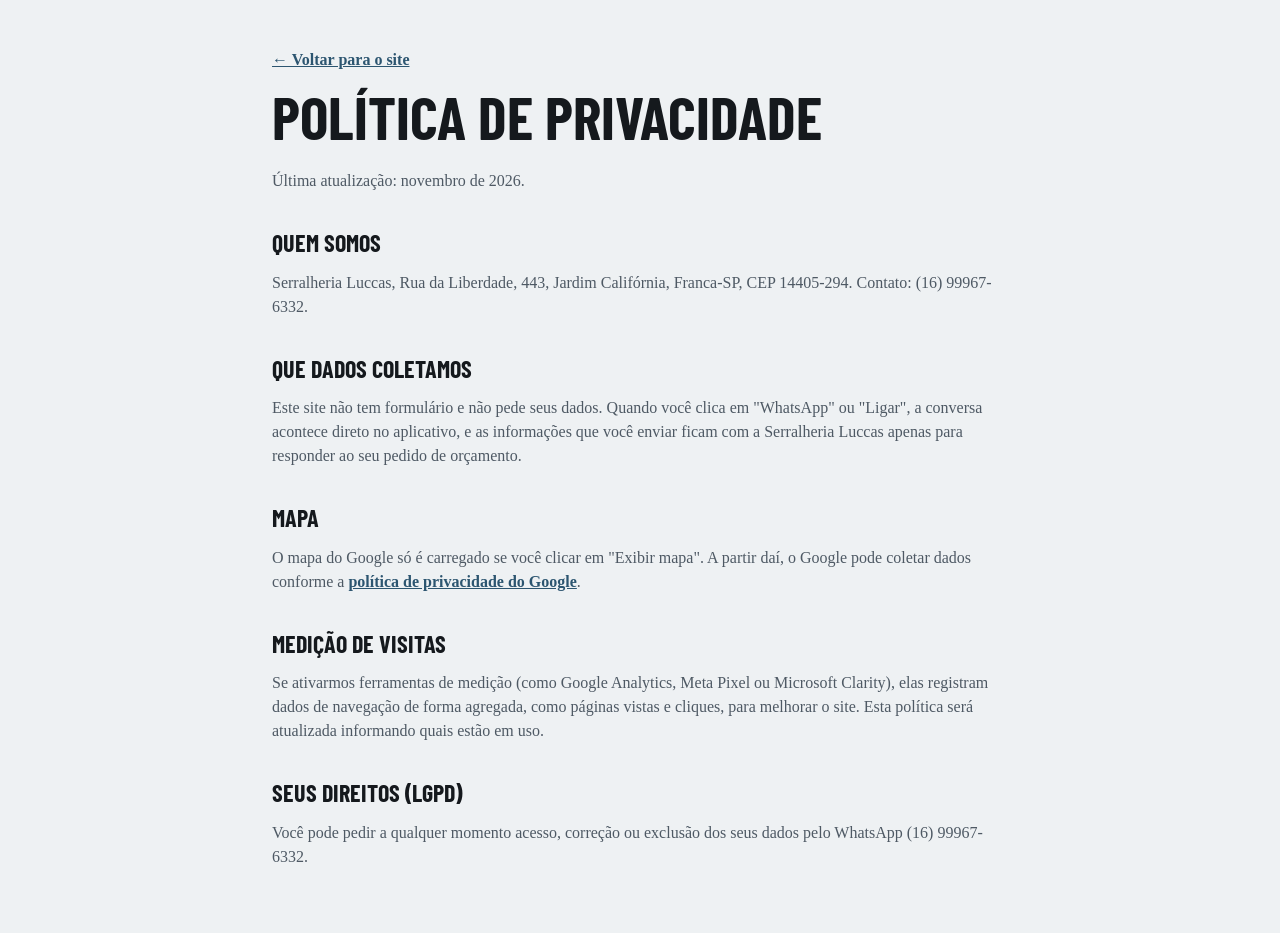
<file: politica-de-privacidade.html>
<!doctype html>
<html lang="pt-BR">
<head>
  <meta charset="utf-8">
  <meta name="viewport" content="width=device-width, initial-scale=1">
  <title>Política de privacidade | Serralheria Luccas</title>
  <meta name="description" content="Como a Serralheria Luccas trata os dados de quem visita o site.">
  <meta name="robots" content="noindex, follow">
  <link rel="icon" href="assets/img/favicon-32.png" sizes="32x32" type="image/png">
  <link rel="stylesheet" href="css/reset.css">
  <link rel="stylesheet" href="css/variables.css">
  <style>
    body{background:var(--gelo);color:var(--tinta)}
    main{width:min(100% - 2*var(--gutter),46rem);margin:0 auto;padding:3rem 0 4rem}
    h1{font-family:var(--fonte-titulo);text-transform:uppercase;font-size:var(--t-h2);line-height:.95;margin:1rem 0 1.5rem}
    h2{font-family:var(--fonte-titulo);text-transform:uppercase;font-size:1.5rem;margin:2rem 0 .5rem}
    p,li{color:var(--tinta-suave);margin-top:.6rem}
    a{color:var(--aco);font-weight:700}
  </style>
</head>
<body>
  <main>
    <a href="index.html">← Voltar para o site</a>
    <h1>Política de privacidade</h1>
    <p>Última atualização: novembro de 2026.</p>

    <h2>Quem somos</h2>
    <p>Serralheria Luccas, Rua da Liberdade, 443, Jardim Califórnia, Franca-SP, CEP 14405-294. Contato: (16) 99967-6332.</p>

    <h2>Que dados coletamos</h2>
    <p>Este site não tem formulário e não pede seus dados. Quando você clica em "WhatsApp" ou "Ligar", a conversa acontece direto no aplicativo, e as informações que você enviar ficam com a Serralheria Luccas apenas para responder ao seu pedido de orçamento.</p>

    <h2>Mapa</h2>
    <p>O mapa do Google só é carregado se você clicar em "Exibir mapa". A partir daí, o Google pode coletar dados conforme a <a href="https://policies.google.com/privacy?hl=pt-BR" target="_blank" rel="noopener">política de privacidade do Google</a>.</p>

    <h2>Medição de visitas</h2>
    <p>Se ativarmos ferramentas de medição (como Google Analytics, Meta Pixel ou Microsoft Clarity), elas registram dados de navegação de forma agregada, como páginas vistas e cliques, para melhorar o site. Esta política será atualizada informando quais estão em uso.</p>

    <h2>Seus direitos (LGPD)</h2>
    <p>Você pode pedir a qualquer momento acesso, correção ou exclusão dos seus dados pelo WhatsApp (16) 99967-6332.</p>
  </main>
</body>
</html>
</file>
<file: public/css/variables.css>
/* =========================================================
   Identidade visual: Serralheria Luccas (direção "Oficina")
   Contraste conferido por cálculo (WCAG); ver docs/identidade-visual.md
   ========================================================= */

@font-face{font-family:"Barlow Condensed";font-weight:700;font-display:swap;src:url(../assets/fonts/barlow-condensed-700.woff2) format("woff2")}
@font-face{font-family:"Source Sans 3";font-weight:400;font-display:swap;src:url(../assets/fonts/source-sans-3-400.woff2) format("woff2")}
@font-face{font-family:"Source Sans 3";font-weight:600;font-display:swap;src:url(../assets/fonts/source-sans-3-600.woff2) format("woff2")}
@font-face{font-family:"Source Sans 3";font-weight:700;font-display:swap;src:url(../assets/fonts/source-sans-3-700.woff2) format("woff2")}

/* Fontes reserva calibradas: enquanto a fonte real carrega, o texto ocupa
   o mesmo espaço, evitando o "pulo" de layout (CLS). Medidas calculadas. */
@font-face{font-family:"Source Sans reserva";font-weight:400;src:local("Arial"),local("Liberation Sans"),local("Helvetica");size-adjust:92.1%;ascent-override:111.1%;descent-override:43.4%;line-gap-override:0%}
@font-face{font-family:"Source Sans reserva";font-weight:600 700;src:local("Arial Bold"),local("Arial-BoldMT"),local("Liberation Sans Bold"),local("Helvetica Bold");size-adjust:90.9%;ascent-override:112.7%;descent-override:44%;line-gap-override:0%}
@font-face{font-family:"Barlow reserva";font-weight:700;src:local("Arial Bold"),local("Arial-BoldMT"),local("Liberation Sans Bold"),local("Helvetica Bold");size-adjust:75.8%;ascent-override:131.9%;descent-override:26.4%;line-gap-override:0%}

:root{
  /* Cores: base neutra fria (ferro e aço) + azul-aço de apoio + bronze do logo.
     Proporção aproximada: grafite/chumbo 50% · gelo 30% · azul-aço 12% · bronze 5%. */
  --grafite:#15191D;      /* fundo escuro principal */
  --grafite-rgb:21,25,29; /* o mesmo grafite, para véus com transparência */
  --chumbo:#222930;       /* cartões e rodapé sobre o grafite */
  --aco-profundo:#1C3242; /* fundo da faixa azul ("Como funciona") */
  --aco:#2C5570;          /* azul-aço para detalhes nas seções claras (7,0:1) */
  --aco-claro:#8FB1C9;    /* azul-aço para detalhes no escuro (7,8:1) */
  --bronze:#C9A57F;       /* SÓ o botão principal (WhatsApp), cor do logo */
  --bronze-hover:#D6B694;
  --bronze-detalhe:#C9A57F; /* chapéus, estrelas e números no escuro (7,7:1) */
  --branco:#F2F4F5;       /* texto no escuro (15,9:1) */
  --cinza:#B4BDC5;        /* texto secundário no escuro (9,0:1) */
  --gelo:#EEF1F3;         /* fundo das seções claras */
  --tinta:#15191D;        /* texto no claro (16,0:1) */
  --tinta-suave:#4E5964;  /* texto secundário no claro (6,3:1) */
  --alerta:#5C1616;        /* fundo da faixa de emergência (branco 12,0:1) */
  --alerta-filete:#E2524A; /* filete e ícone da emergência (3,5:1, elemento gráfico) */
  --alerta-texto:#F3C9C4;  /* texto secundário na faixa (8,8:1) */
  --alerta-escuro:#8E1B1B; /* texto do botão de emergência sobre branco (8,2:1) */
  --linha-escura:rgba(242,244,245,.14);
  --linha-clara:#D9DEE3;

  /* Tipografia */
  --fonte-titulo:"Barlow Condensed","Barlow reserva",sans-serif;
  --fonte-texto:"Source Sans 3","Source Sans reserva",sans-serif;
  --t-h1:clamp(2.875rem,11vw,5.75rem);
  --t-h2:clamp(2.25rem,7.5vw,3.75rem);
  --t-h3:clamp(1.5rem,4.6vw,1.875rem);
  --t-corpo:1.125rem;      /* 18px: corrige o texto pequeno do site atual */
  --t-pequeno:1rem;

  /* Espaços e forma */
  --borda:4px;
  --gutter:clamp(1.25rem,5vw,3.5rem);
  --secao:clamp(4rem,10vw,7.5rem);
  --largura:72rem;
}
</file>
<file: public/css/style.css>
/* =========================================================
   Serralheria Luccas: estilos da página
   Celular primeiro: o CSS base é para 375px; os @media ampliam.
   ========================================================= */

body{background:var(--grafite);color:var(--branco);font-family:var(--fonte-texto);font-size:var(--t-corpo)}
.container{width:min(100% - 2*var(--gutter),var(--largura));margin-inline:auto}
.visually-hidden{position:absolute!important;width:1px;height:1px;overflow:hidden;clip:rect(0 0 0 0);white-space:nowrap}

/* Link "Pular para o conteúdo": aparece só ao receber foco pelo teclado */
.pular{position:absolute;left:1rem;top:-4rem;z-index:100;background:var(--branco);color:var(--tinta);padding:.75rem 1rem;border-radius:var(--borda);font-weight:700}
.pular:focus{top:1rem}

:focus-visible{outline:3px solid var(--bronze-detalhe);outline-offset:3px}
.clara :focus-visible{outline-color:var(--aco)}

/* ---------- Títulos e textos comuns ---------- */
.chapeu{display:block;font:700 .9375rem/1.2 var(--fonte-titulo);letter-spacing:.14em;text-transform:uppercase;color:var(--bronze-detalhe)}
.clara .chapeu{color:var(--aco)}
/* Elemento memorável: o "cordão de solda" (pontos em linha) abaixo do chapéu */
.cordao{display:block;width:9.5rem;height:8px;margin:.75rem 0 1.1rem;background:radial-gradient(circle at 4px 4px,var(--bronze-detalhe) 3px,transparent 3.6px) 0 0/10px 8px repeat-x}
.clara .cordao{background-image:radial-gradient(circle at 4px 4px,var(--aco) 3px,transparent 3.6px)}
h1,h2,h3{font-family:var(--fonte-titulo);font-weight:700;text-transform:uppercase;line-height:.95}
h2{font-size:var(--t-h2)}
h3{font-size:var(--t-h3);line-height:1}
.intro{margin-top:1rem;max-width:38rem;color:var(--cinza)}
.clara .intro{color:var(--tinta-suave)}

/* ---------- Seções ---------- */
.secao{padding-block:var(--secao)}
.clara{background:var(--gelo);color:var(--tinta)}
.faixa-aco{background:var(--aco-profundo)}

/* ---------- Botões ---------- */
.btn{display:inline-flex;align-items:center;justify-content:center;gap:.65rem;min-height:3.5rem;padding:.9rem 1.4rem;border-radius:var(--borda);font-weight:700;font-size:1.125rem;line-height:1.2;text-decoration:none;transition:background-color .2s}
.btn svg{width:1.3rem;height:1.3rem;flex:none}
.btn-principal{background:var(--bronze);color:var(--tinta)}
.btn-contorno{border:1.5px solid rgba(242,244,245,.6);color:var(--branco);font-weight:600}
@media (hover:hover) and (pointer:fine){
  .btn-principal:hover{background:var(--bronze-hover)}
  .btn-contorno:hover{background:rgba(242,244,245,.08)}
}

/* ---------- Cabeçalho ---------- */
.topo{position:absolute;left:0;right:0;z-index:20}
.topo .container{display:flex;align-items:center;justify-content:space-between;gap:1rem;padding-block:1.1rem}
/* Logo oficial (o mesmo do WhatsApp e do Instagram); a borda branca de adesivo funciona sobre o escuro */
.logo{display:block;flex:none;text-decoration:none}
.logo img{width:4.25rem;height:auto;filter:drop-shadow(0 4px 10px rgba(0,0,0,.45))}
.logo-rodape img{width:15rem;filter:none}
.menu-botao{display:flex;align-items:center;gap:.5rem;padding:.6rem .8rem;border:1.5px solid rgba(242,244,245,.6);border-radius:var(--borda);font-weight:600;font-size:1rem;min-height:2.75rem}
.menu-botao svg{width:1.25rem;height:1.25rem}
.menu{display:none}
.menu.aberto{display:block;position:absolute;top:100%;left:var(--gutter);right:var(--gutter);background:var(--chumbo);border:1px solid var(--linha-escura);border-radius:var(--borda);padding:.5rem}
.menu ul{list-style:none;padding:0}
.menu a{display:block;padding:.85rem 1rem;font-weight:600;text-decoration:none;border-radius:var(--borda)}
.topo-whats{display:none}

/* ---------- Primeira dobra ---------- */
.hero{position:relative;min-height:100svh;display:flex;align-items:flex-end;padding:7rem 0 2.5rem;overflow:hidden;isolation:isolate}
.hero-foto{position:absolute;inset:0;width:100%;height:100%;z-index:-2;object-fit:cover;object-position:60% 50%}
/* Véu escuro: garante leitura do texto sobre as faíscas */
.hero::after{content:"";position:absolute;inset:0;z-index:-1;background:linear-gradient(180deg,rgba(var(--grafite-rgb),.7) 0%,rgba(var(--grafite-rgb),.55) 18%,rgba(var(--grafite-rgb),.9) 34%,var(--grafite) 70%)}
.hero h1{font-size:var(--t-h1);letter-spacing:.005em;max-width:12ch}
.hero .sub{margin-top:1.1rem;font-size:clamp(1.125rem,4.6vw,1.3125rem);line-height:1.5;color:#DCE2E7;max-width:34rem}
.ctas{display:flex;flex-wrap:wrap;gap:.75rem;margin-top:1.75rem}
.prova{display:flex;flex-wrap:wrap;gap:.6rem 1.4rem;margin-top:1.75rem;padding:1.1rem 0 0;border-top:1px solid var(--linha-escura);list-style:none;color:var(--cinza);font-size:var(--t-pequeno)}
.prova strong{color:var(--branco)}
.estrela{color:var(--bronze-detalhe)}
/* O telefone nunca quebra no meio da linha */
[data-config="contato.celularExibicao"]{white-space:nowrap}

/* ---------- Serviços ---------- */
.servicos-lista{list-style:none;padding:0;margin-top:2.5rem;border-top:1px solid var(--linha-clara)}
.servico{display:grid;grid-template-columns:3rem 1fr;gap:.25rem 1rem;padding:1.5rem 0;border-bottom:1px solid var(--linha-clara)}
.servico .num{font:700 1.125rem/1.6 var(--fonte-titulo);color:var(--aco);letter-spacing:.06em}
.servico p{grid-column:2;color:var(--tinta-suave);margin-top:.35rem}
.servicos-final{margin-top:2rem;font-size:1.1875rem}
.servicos-final a{color:var(--aco);font-weight:700}

/* ---------- Faixa de emergência (vermelho escuro de sinalização) ---------- */
.emergencia{background:var(--alerta);color:var(--branco);border-top:4px solid var(--alerta-filete);padding-block:3.25rem 3.5rem}
.emergencia-grade{display:grid;grid-template-columns:auto 1fr;gap:1.75rem 1.1rem;align-items:start}
.emergencia-icone{width:2.5rem;height:2.5rem;color:var(--alerta-filete);margin-top:.15rem}
.emergencia h2{font-size:clamp(1.875rem,6vw,2.5rem);line-height:1}
.emergencia p{margin-top:.9rem;line-height:1.6;color:var(--alerta-texto);max-width:36rem}
.emergencia .btn{grid-column:1 / -1;justify-self:stretch}
.btn-emergencia{background:var(--branco);color:var(--alerta-escuro)}
@media (hover:hover) and (pointer:fine){.btn-emergencia:hover{background:#FFFFFF}}
@media (min-width:60rem){
  .emergencia{padding-block:2.75rem}
  .emergencia-grade{grid-template-columns:auto 1fr auto;align-items:center;gap:1rem 1.5rem}
  .emergencia .btn{grid-column:auto;justify-self:start}
}

/* ---------- Como funciona ---------- */
.passos{list-style:none;padding:0;margin-top:2.5rem;display:grid;gap:1rem;counter-reset:passo}
.passo{position:relative;padding:1.5rem 1.5rem 1.5rem 4.75rem;background:rgba(0,0,0,.24);border-radius:var(--borda);counter-increment:passo}
.passo::before{content:counter(passo);position:absolute;left:1.25rem;top:1.2rem;font:700 2.75rem/1 var(--fonte-titulo);color:var(--bronze-detalhe)}
.passo h3{font-size:1.5rem}
.passo p{margin-top:.4rem;color:var(--cinza)}

/* ---------- Trabalhos (galeria) ---------- */
.galeria{list-style:none;padding:0;margin-top:2.5rem;display:grid;grid-auto-flow:column;grid-auto-columns:82%;gap:.75rem;overflow-x:auto;scroll-snap-type:x mandatory;padding-bottom:.75rem;overscroll-behavior-x:contain}
.galeria li{scroll-snap-align:start;min-width:0}
.galeria figure{position:relative;height:100%}
.galeria img{width:100%;height:100%;aspect-ratio:4/3;object-fit:cover;border-radius:var(--borda)}
.galeria figcaption{position:absolute;left:.6rem;bottom:.6rem;background:rgba(var(--grafite-rgb),.85);color:var(--branco);font-weight:600;font-size:.9375rem;padding:.3rem .65rem;border-radius:3px}
.galeria-nota{margin-top:1rem;color:var(--tinta-suave);font-size:var(--t-pequeno)}
.galeria-nota a{color:var(--aco);font-weight:700}

/* ---------- Avaliações ---------- */
/* Nota grande à esquerda; à direita, estrelas em cima e total de avaliações embaixo */
.selo-google{display:flex;align-items:center;gap:.85rem;margin-top:1.25rem;font-size:1.0625rem;color:var(--cinza)}
.selo-info{display:flex;flex-direction:column;gap:.2rem;line-height:1.2}
.selo-google strong{font:700 2.75rem/1 var(--fonte-titulo);color:var(--branco)}
.selo-google .estrela{letter-spacing:2px}
.avaliacoes{list-style:none;padding:0;margin-top:2.25rem;display:grid;grid-auto-flow:column;grid-auto-columns:86%;gap:.85rem;overflow-x:auto;scroll-snap-type:x mandatory;padding-bottom:.75rem;overscroll-behavior-x:contain}
.avaliacao{scroll-snap-align:start;display:flex;flex-direction:column;gap:1rem;padding:1.5rem;background:var(--chumbo);border-radius:var(--borda);border-top:3px solid var(--bronze-detalhe)}
.avaliacao:nth-child(even){border-top-color:var(--aco-claro)}
.avaliacao blockquote p{font-size:1.125rem;line-height:1.55}
.avaliacao footer{margin-top:auto;display:flex;justify-content:space-between;gap:1rem;font-size:.9375rem;color:var(--cinza)}
.avaliacao cite{font-style:normal;font-weight:700;color:var(--branco)}
.ver-todas{margin-top:1.5rem;color:var(--bronze-detalhe);font-weight:700}

/* ---------- Sobre ---------- */
.sobre-grade{display:grid;gap:2.25rem}
.sobre-foto{position:relative}
.sobre-foto img{width:100%;aspect-ratio:4/5;object-fit:cover;border-radius:var(--borda)}
.sobre-numero{position:absolute;right:-.25rem;bottom:-1.25rem;background:var(--aco-profundo);color:var(--gelo);padding:.9rem 1.1rem;border-radius:var(--borda);text-align:center}
.sobre-numero strong{display:block;font:700 3.5rem/.9 var(--fonte-titulo);color:var(--bronze-detalhe)}
.sobre-numero span{font:700 .9375rem/1.2 var(--fonte-titulo);letter-spacing:.1em;text-transform:uppercase}
.sobre-texto p{margin-top:1rem;color:var(--tinta-suave);max-width:36rem}
.sobre-texto p:first-of-type{margin-top:1.25rem}

/* ---------- Dicas ---------- */
.dicas{list-style:none;padding:0;margin-top:2.5rem;display:grid;gap:0;border-top:1px solid var(--linha-escura)}
.dica{padding:1.5rem 0;border-bottom:1px solid var(--linha-escura)}
.dica h3{font-size:1.5rem;color:var(--aco-claro)}
.secao-dicas .chapeu{color:var(--aco-claro)}
.secao-dicas .cordao{background-image:radial-gradient(circle at 4px 4px,var(--aco-claro) 3px,transparent 3.6px)}
.dica p{margin-top:.5rem;color:var(--cinza);max-width:40rem}
.dicas-cta{margin-top:2rem}

/* ---------- Perguntas frequentes ---------- */
.faq{margin-top:2.25rem;border-top:1px solid var(--linha-clara)}
.faq details{border-bottom:1px solid var(--linha-clara)}
.faq summary{display:flex;justify-content:space-between;align-items:center;gap:1rem;padding:1.15rem 0;font-weight:700;font-size:1.1875rem;cursor:pointer;list-style:none}
.faq summary::-webkit-details-marker{display:none}
.faq summary::after{content:"+";font:700 1.75rem/1 var(--fonte-titulo);color:var(--aco);flex:none;transition:transform .2s}
.faq details[open] summary::after{transform:rotate(45deg)}
.faq details p{padding:0 0 1.25rem;color:var(--tinta-suave);max-width:44rem}

/* ---------- Chamada final ---------- */
.chamada{position:relative;isolation:isolate;overflow:hidden}
.chamada img{position:absolute;inset:0;width:100%;height:100%;object-fit:cover;object-position:50% 35%;z-index:-2}
.chamada::after{content:"";position:absolute;inset:0;z-index:-1;background:linear-gradient(90deg,rgba(var(--grafite-rgb),.95) 0%,rgba(var(--grafite-rgb),.88) 55%,rgba(var(--grafite-rgb),.55) 100%)}
.chamada h2{max-width:14ch}
.chamada p{margin-top:1rem;max-width:32rem;color:#DCE2E7}
.chamada .telefones{margin-top:1.25rem;font-size:var(--t-pequeno);color:var(--cinza)}
.chamada .telefones a{color:var(--branco);font-weight:600}

/* ---------- Rodapé ---------- */
.rodape{background:var(--chumbo);padding-block:3.5rem 6.5rem;font-size:var(--t-pequeno)}
.rodape-grade{display:grid;gap:2.5rem}
.rodape h2{font-size:1.75rem}
.rodape address{font-style:normal;margin-top:1rem;color:var(--cinza);line-height:1.7}
.redes{list-style:none;padding:0;display:flex;gap:.75rem;margin-top:1.25rem}
.rede{display:grid;place-items:center;width:3rem;height:3rem;border:1.5px solid var(--linha-escura);border-radius:50%;color:var(--branco);transition:color .2s,border-color .2s}
.rede svg{width:1.4rem;height:1.4rem}
@media (hover:hover) and (pointer:fine){.rede:hover{color:var(--bronze-detalhe);border-color:var(--bronze-detalhe)}}
.rodape .area{margin-top:1rem;color:var(--cinza)}
.rodape-local{display:flex;flex-direction:column;gap:1.5rem}
/* Bloco da marca (logo, endereço e ícones) centralizado */
.rodape-marca{text-align:center}
.rodape-marca .logo{display:inline-block}
.rodape-marca .redes{justify-content:center}
/* Links de texto soltos com área de toque de pelo menos 24px (WCAG 2.2) */
.galeria-nota a,.ver-todas,.telefones a,.rodape-fim a{display:inline-block;padding-block:.3rem}
.rodape-fim{margin-top:3rem;padding-top:1.25rem;border-top:1px solid var(--linha-escura);display:flex;flex-wrap:wrap;gap:.5rem 1.5rem;color:var(--cinza);font-size:.9375rem}

/* Mapa com fachada: o Google Maps só carrega depois do clique em "Exibir mapa" */
.mapa{position:relative;aspect-ratio:4/3;border-radius:var(--borda);overflow:hidden;background:
  linear-gradient(90deg,transparent 46%,#2E363D 46% 50%,transparent 50%),
  linear-gradient(0deg,transparent 58%,#2E363D 58% 62%,transparent 62%),
  linear-gradient(28deg,transparent 30%,#2A3138 30% 33%,transparent 33%),
  repeating-linear-gradient(90deg,#1E2429 0 22%,#262D33 22% 23%),
  #1E2429}
.mapa-capa{position:absolute;inset:0;display:flex;flex-direction:column;align-items:center;justify-content:center;gap:.9rem;padding:1rem;text-align:center}
.mapa-pino{width:2.6rem;height:2.6rem;color:var(--bronze-detalhe)}
.mapa-botoes{display:flex;flex-wrap:wrap;justify-content:center;gap:.6rem}
.mapa-botoes .btn{min-height:2.9rem;padding:.65rem 1rem;font-size:1rem}
.btn-mapa{background:var(--branco);color:var(--tinta)}
.mapa iframe{position:absolute;inset:0;width:100%;height:100%;border:0}

/* ---------- WhatsApp flutuante (celular) ---------- */
.whats-flutuante{position:fixed;right:1rem;bottom:1rem;z-index:40;display:flex;align-items:center;gap:.55rem;background:var(--bronze);color:var(--tinta);font-weight:700;padding:.85rem 1.1rem;border-radius:999px;box-shadow:0 6px 20px rgba(0,0,0,.35);text-decoration:none}
.whats-flutuante svg{width:1.4rem;height:1.4rem}
/* Só aparece depois que o botão principal da primeira tela sai da vista */
.js .whats-flutuante{opacity:0;visibility:hidden;transform:translateY(1rem);transition:opacity .25s,transform .25s,visibility .25s}
.js .whats-flutuante.mostrar{opacity:1;visibility:visible;transform:none}

/* ---------- Animação ao rolar (só com movimento permitido) ---------- */
@media (prefers-reduced-motion:no-preference){
  html{scroll-behavior:smooth}
  .js .revelar{opacity:0;transform:translateY(18px)}
  .js .revelar.visivel{opacity:1;transform:none;transition:opacity .6s ease,transform .6s ease}
}
@media (prefers-reduced-motion:reduce){
  .js .revelar{opacity:0}
  .js .revelar.visivel{opacity:1;transition:opacity .4s}
}

/* Como funciona: os cartões compartilham as linhas internas (subgrid),
   então todos os parágrafos começam na mesma altura, mesmo com títulos de tamanhos diferentes */
@media (min-width:48rem){
  .passos{grid-auto-rows:auto;row-gap:1rem}
  .passo{display:grid;grid-row:span 2;grid-template-rows:subgrid;row-gap:1.1rem;padding:4.5rem 1.5rem 1.9rem}
  .passo::before{top:1.4rem;left:1.5rem}
  .passo h3{align-self:start}
  .passo p{margin-top:0}
}

/* =================== Tablet =================== */
@media (min-width:48rem){
  .galeria{grid-auto-flow:row;grid-template-columns:repeat(6,1fr);overflow:visible;padding:0}
  .galeria li{grid-column:span 2}
  .galeria li:nth-child(1){grid-column:span 4;grid-row:span 2}
  .galeria li:nth-child(n+4){grid-column:span 3}
  .galeria li:nth-child(1) img{aspect-ratio:auto}
  .passos{grid-template-columns:1fr 1fr}
  .avaliacoes{grid-auto-flow:row;grid-template-columns:repeat(6,1fr);overflow:visible;padding:0}
  .avaliacao{grid-column:span 3}
  .avaliacao:nth-child(1){grid-column:span 6}
  .avaliacao:nth-child(1) blockquote p{font-size:1.4rem}
  .servicos-lista{display:grid;grid-template-columns:1fr 1fr;column-gap:3rem}
}

/* =================== Desktop =================== */
@media (min-width:60rem){
  .menu-botao{display:none}
  .menu,.menu.aberto{display:block;position:static;background:none;border:0;padding:0}
  .menu ul{display:flex;gap:.5rem}
  .menu a{padding:.5rem .8rem;color:var(--cinza)}
  .topo-whats{display:inline-flex;min-height:2.75rem;padding:.55rem 1rem;font-size:1rem}
  .topo .container{padding-block:1.25rem}
  .topo .logo img{width:5.25rem}
  .hero{min-height:min(100svh,58rem);align-items:center;padding:8rem 0 5rem}
  .hero .sub{font-size:1.375rem}
  .hero::after{background:linear-gradient(90deg,rgba(var(--grafite-rgb),.96) 0%,rgba(var(--grafite-rgb),.85) 38%,rgba(var(--grafite-rgb),.15) 70%,rgba(var(--grafite-rgb),.05) 100%)}
  .hero-foto{object-position:50% 50%}
  .passos{grid-template-columns:repeat(4,1fr)}
  .avaliacao{grid-column:span 2}
  .avaliacao:nth-child(1){grid-column:span 4;grid-row:span 2;justify-content:center;padding:2.25rem}
  .avaliacao:nth-child(1) blockquote p{font-size:1.75rem;line-height:1.4}
  .avaliacao:nth-child(4),.avaliacao:nth-child(5){grid-column:span 3}
  .sobre-grade{grid-template-columns:.85fr 1fr;align-items:center;gap:5rem}
  .dicas{grid-template-columns:1fr 1fr;column-gap:3rem}
  .secao-dicas .cabecalho{display:grid;grid-template-columns:1fr 1fr;gap:3rem;align-items:end}
  .rodape{padding-bottom:3.5rem}
  .rodape-grade{grid-template-columns:1fr 2fr;gap:3.5rem;align-items:start}
  /* No computador: mapa grande em cima, "Onde atendemos" logo abaixo */
  .rodape-local .mapa{order:-1;aspect-ratio:2/1}
  .rodape-local .area{margin-top:.5rem}
  .rodape-marca .logo-rodape img{width:14rem}
  .whats-flutuante{display:none}
}

/* =================== Tablet na vertical (iPad) ===================
   Tela alta e estreita: em vez de centralizar o texto num espaço enorme,
   limita a altura, ancora o conteúdo embaixo (como no celular) e aumenta a escala. */
@media (min-width:48rem) and (orientation:portrait){
  .hero{min-height:min(100svh,68rem);align-items:flex-end;padding:9rem 0 4.5rem}
  .hero::after{background:linear-gradient(180deg,rgba(var(--grafite-rgb),.55) 0%,rgba(var(--grafite-rgb),.2) 22%,rgba(var(--grafite-rgb),.55) 42%,rgba(var(--grafite-rgb),.94) 62%,var(--grafite) 100%)}
  .hero-foto{object-position:62% 30%}
  .hero h1{font-size:clamp(4.5rem,10vw,7rem);max-width:14ch}
  .hero .chapeu{font-size:1.125rem}
  .hero .cordao{width:11rem;margin-bottom:1.4rem}
  .hero .sub{font-size:1.5rem;max-width:40rem;margin-top:1.5rem}
  .hero .ctas{gap:1rem;margin-top:2.25rem}
  .hero .btn{font-size:1.25rem;min-height:4rem;padding:1rem 1.75rem}
  .hero .btn svg{width:1.5rem;height:1.5rem}
  .prova{font-size:1.1875rem;gap:.75rem 2rem;margin-top:2.25rem;padding-top:1.4rem}
  .topo .logo img{width:6rem}
  .menu a{font-size:1.125rem}
  .topo-whats{font-size:1.0625rem;min-height:3rem}
}
</file>
<file: css/variables.css>
/* =========================================================
   Identidade visual: Serralheria Luccas (direção "Oficina")
   Contraste conferido por cálculo (WCAG); ver docs/identidade-visual.md
   ========================================================= */

@font-face{font-family:"Barlow Condensed";font-weight:700;font-display:swap;src:url(../assets/fonts/barlow-condensed-700.woff2) format("woff2")}
@font-face{font-family:"Source Sans 3";font-weight:400;font-display:swap;src:url(../assets/fonts/source-sans-3-400.woff2) format("woff2")}
@font-face{font-family:"Source Sans 3";font-weight:600;font-display:swap;src:url(../assets/fonts/source-sans-3-600.woff2) format("woff2")}
@font-face{font-family:"Source Sans 3";font-weight:700;font-display:swap;src:url(../assets/fonts/source-sans-3-700.woff2) format("woff2")}

/* Fontes reserva calibradas: enquanto a fonte real carrega, o texto ocupa
   o mesmo espaço, evitando o "pulo" de layout (CLS). Medidas calculadas. */
@font-face{font-family:"Source Sans reserva";font-weight:400;src:local("Arial"),local("Liberation Sans"),local("Helvetica");size-adjust:92.1%;ascent-override:111.1%;descent-override:43.4%;line-gap-override:0%}
@font-face{font-family:"Source Sans reserva";font-weight:600 700;src:local("Arial Bold"),local("Arial-BoldMT"),local("Liberation Sans Bold"),local("Helvetica Bold");size-adjust:90.9%;ascent-override:112.7%;descent-override:44%;line-gap-override:0%}
@font-face{font-family:"Barlow reserva";font-weight:700;src:local("Arial Bold"),local("Arial-BoldMT"),local("Liberation Sans Bold"),local("Helvetica Bold");size-adjust:75.8%;ascent-override:131.9%;descent-override:26.4%;line-gap-override:0%}

:root{
  /* Cores: base neutra fria (ferro e aço) + azul-aço de apoio + bronze do logo.
     Proporção aproximada: grafite/chumbo 50% · gelo 30% · azul-aço 12% · bronze 5%. */
  --grafite:#15191D;      /* fundo escuro principal */
  --grafite-rgb:21,25,29; /* o mesmo grafite, para véus com transparência */
  --chumbo:#222930;       /* cartões e rodapé sobre o grafite */
  --aco-profundo:#1C3242; /* fundo da faixa azul ("Como funciona") */
  --aco:#2C5570;          /* azul-aço para detalhes nas seções claras (7,0:1) */
  --aco-claro:#8FB1C9;    /* azul-aço para detalhes no escuro (7,8:1) */
  --bronze:#C9A57F;       /* SÓ o botão principal (WhatsApp), cor do logo */
  --bronze-hover:#D6B694;
  --bronze-detalhe:#C9A57F; /* chapéus, estrelas e números no escuro (7,7:1) */
  --branco:#F2F4F5;       /* texto no escuro (15,9:1) */
  --cinza:#B4BDC5;        /* texto secundário no escuro (9,0:1) */
  --gelo:#EEF1F3;         /* fundo das seções claras */
  --tinta:#15191D;        /* texto no claro (16,0:1) */
  --tinta-suave:#4E5964;  /* texto secundário no claro (6,3:1) */
  --linha-escura:rgba(242,244,245,.14);
  --linha-clara:#D9DEE3;

  /* Tipografia */
  --fonte-titulo:"Barlow Condensed","Barlow reserva",sans-serif;
  --fonte-texto:"Source Sans 3","Source Sans reserva",sans-serif;
  --t-h1:clamp(2.875rem,11vw,5.75rem);
  --t-h2:clamp(2.25rem,7.5vw,3.75rem);
  --t-h3:clamp(1.5rem,4.6vw,1.875rem);
  --t-corpo:1.125rem;      /* 18px: corrige o texto pequeno do site atual */
  --t-pequeno:1rem;

  /* Espaços e forma */
  --borda:4px;
  --gutter:clamp(1.25rem,5vw,3.5rem);
  --secao:clamp(4rem,10vw,7.5rem);
  --largura:72rem;
}
</file>
